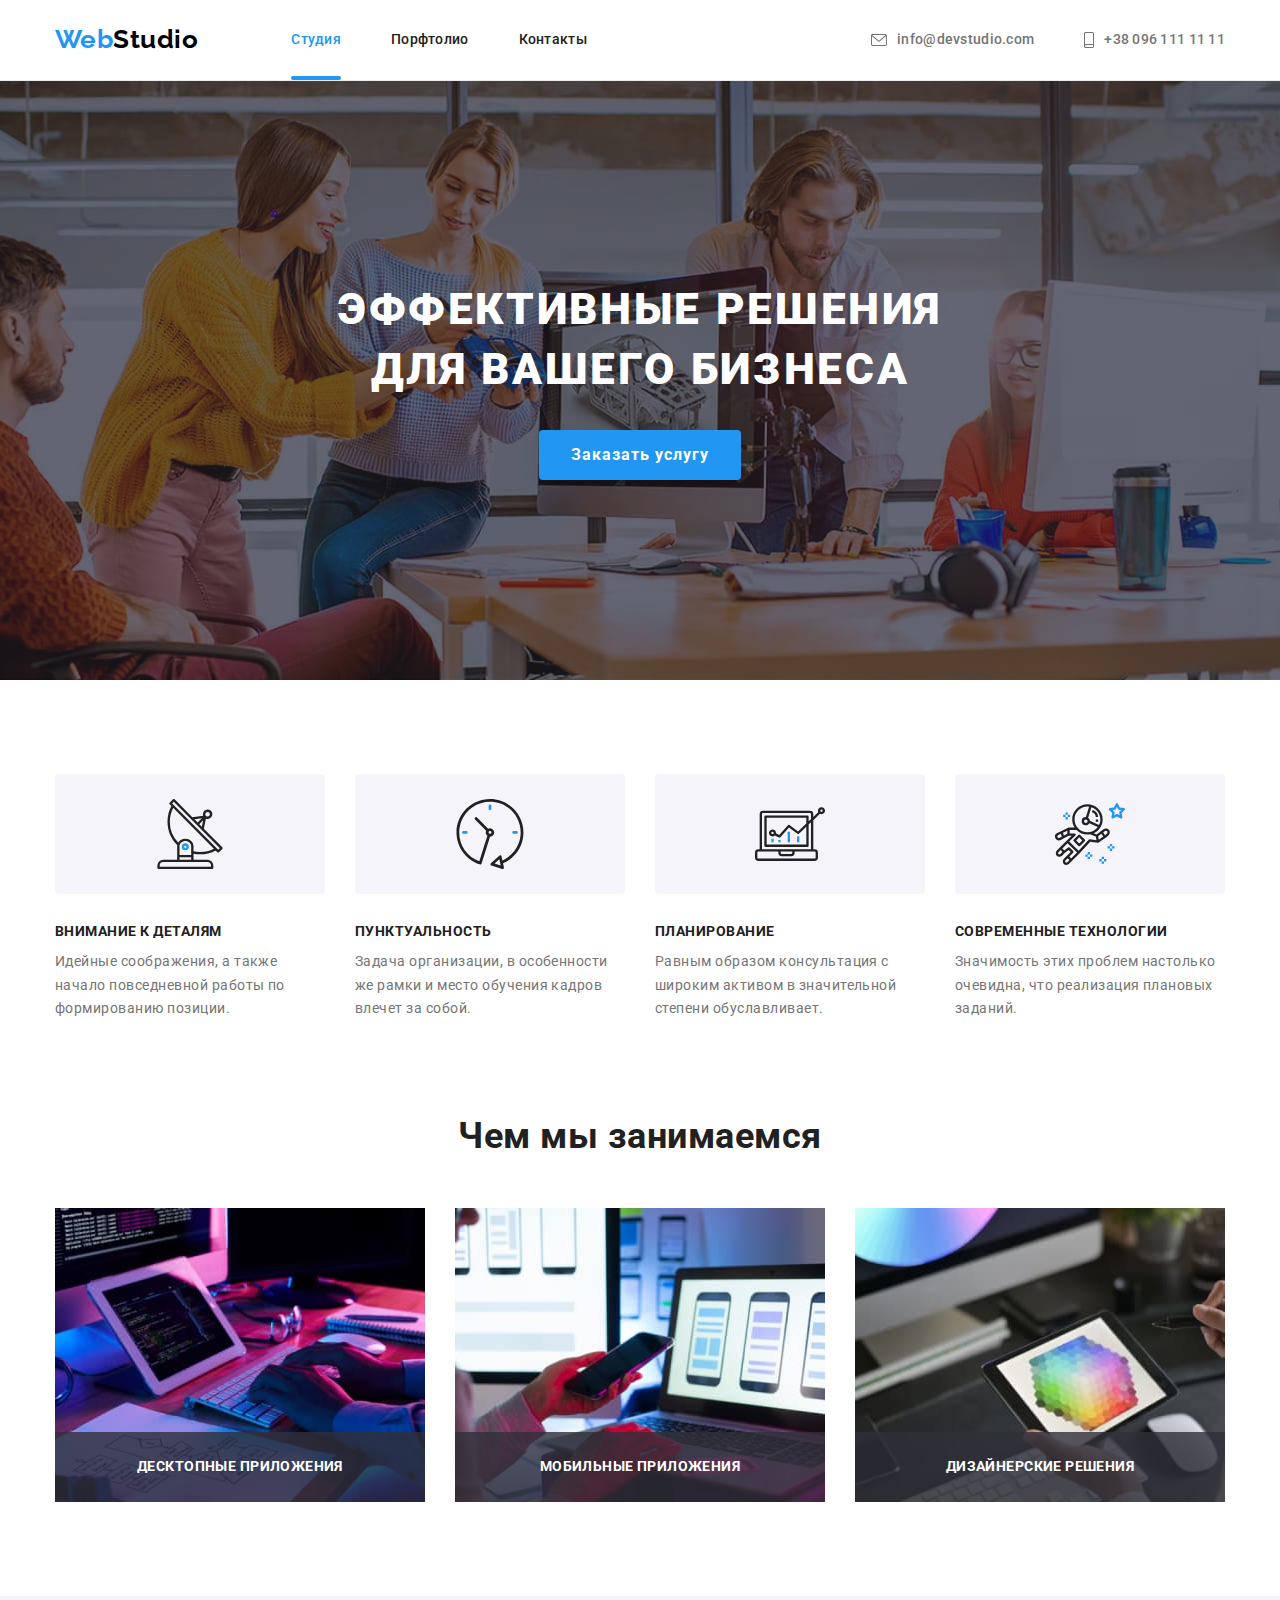
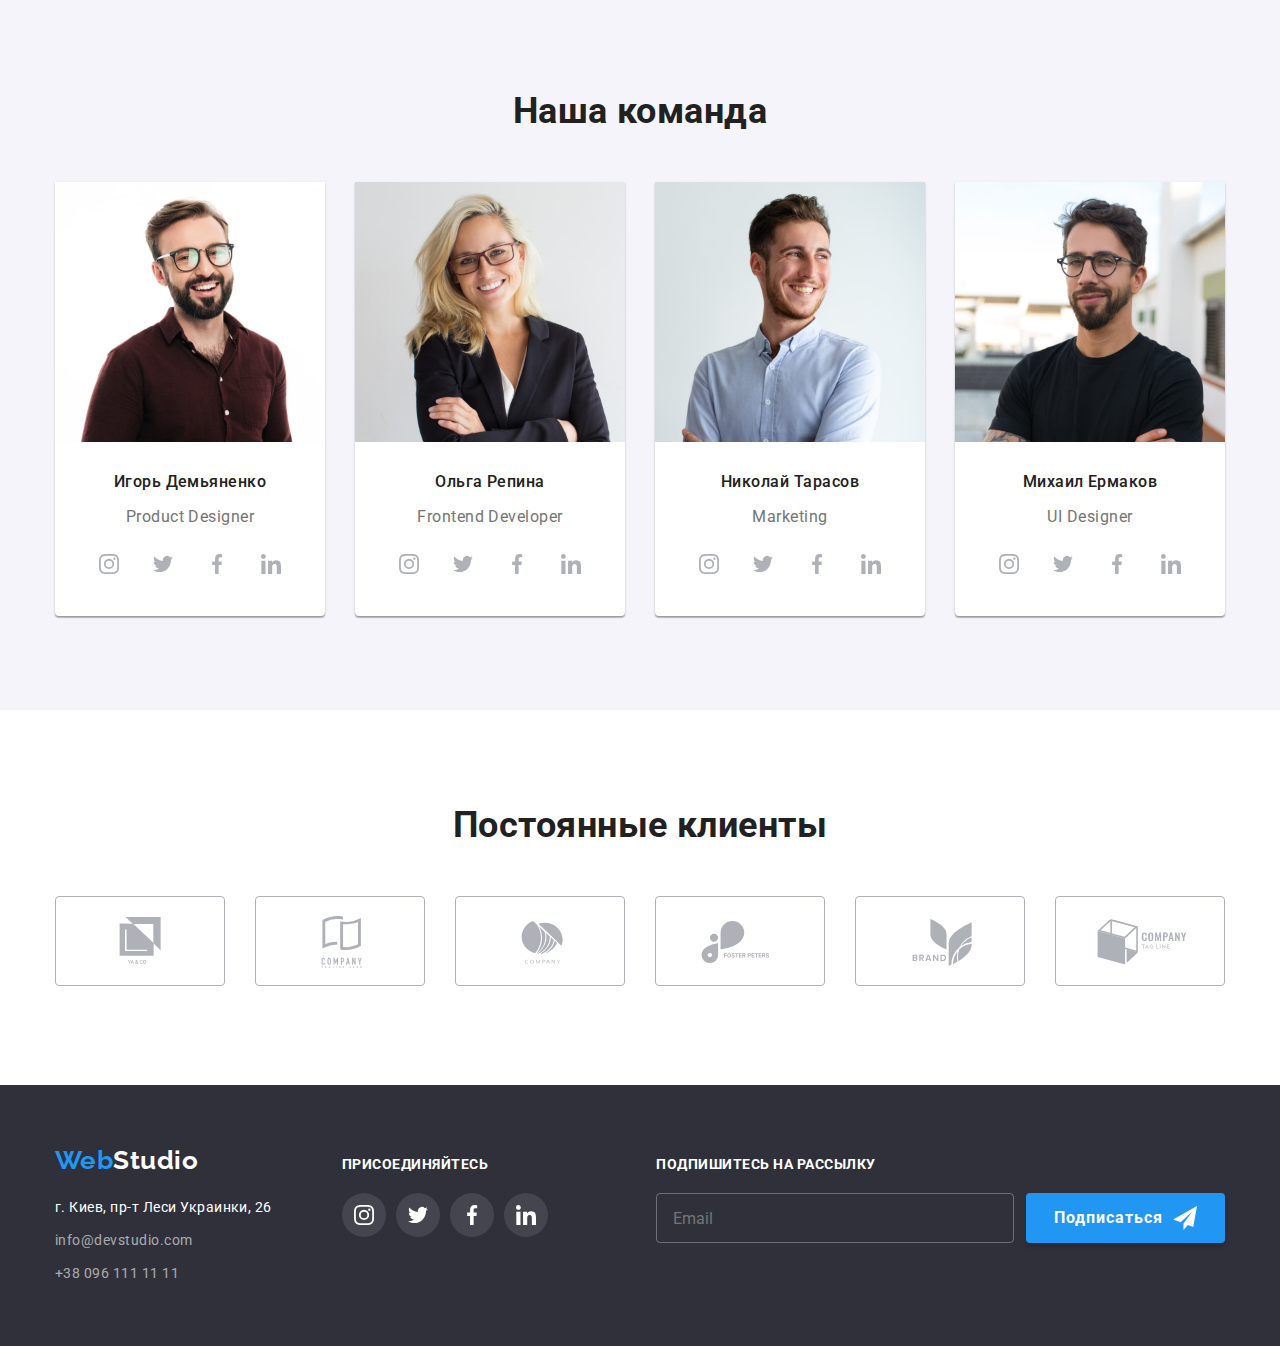
<file: index.html>
<!DOCTYPE html>
<html lang="ru">
<head>
    <meta charset="UTF-8">
    <meta name="viewport" content="width=device-width, initial-scale=1.0">
    <link href="https://fonts.googleapis.com/css2?family=Raleway:wght@700&family=Roboto:wght@400;500;700;900&display=swap"
        rel="stylesheet">
    <link rel="stylesheet" href="https://cdnjs.cloudflare.com/ajax/libs/modern-normalize/1.0.0/modern-normalize.min.css">
    <!-- <link rel="stylesheet" href="./css/styles.css"> -->
    <link rel="stylesheet" href="./css/main.min.css">
    <title>WebStudio</title>
</head>
<body>
        <!-- Голова -->

        <header class="header-line">
            <div class="container page-header">
                <nav class="page-header-nav">
                    <a href="./index.html" class="logo">Web<span class="logo_light-bg-color">Studio</span></a>
                    <ul class="site-nav list">
                        <li class="site-nav__item">
                            <a class="site-nav__link current" href="./index.html">Студия</a>
                        </li>
                        <li class="site-nav__item">
                            <a class="site-nav__link" href="./portfolio.html">Порфтолио</a>
                        </li>
                        <li class="site-nav__item">
                            <a class="site-nav__link" href="">Контакты</a>
                        </li>
                    </ul>
                </nav>
                <ul class="header-contacts list">
                    <li class="header-contacts__item">
                        <a class="header-contacts__link" href="mailto:info@devstudio.com">
                            <svg class="header-contacts__icon" width="16px" height="12px">
                                <use href="./images/sprite.svg#icon-mail"></use>
                            </svg>
                            info@devstudio.com
                        </a>
                    </li>
                    <li class="contacts-item">
                        <a class="header-contacts__link" href="tel:+380961111111">
                            <svg class="header-contacts__icon" width="10px" height="16px">
                                <use href="./images/sprite.svg#icon-smartphone"></use>
                            </svg>
                            +38 096 111 11 11
                        </a>
                    </li>
                </ul>
            </div>
        </header>
        <main>

        <!-- Герой -->

        <section class="hero">
            <div class="container">
                <h1 class="hero__title">Эффективные решения <br/> для вашего бизнеса</h1>
                <button class="btn primary" data-modal-open>Заказать услугу</button>
            </div>
        </section>

        <!-- Особенности -->

        <section class="section__features">
            <div class="container">
                <h2 class="section-title visually-hidden">Особенности и методы</h2>
                <ul class="features__list list">
                    <li class="features__item">
                        <div class="thumb">
                            <svg class="feature-icon" width="70px" height="70px">
                                <use href="./images/sprite.svg#icon-antenna"></use>
                            </svg>
                        </div>
                        <h3 class="features__title">Внимание к деталям</h3>
                        <p class="features__text">Идейные соображения, а также начало повседневной работы по формированию позиции.</p>
                    </li>
                
                    <li class="features__item">
                        <div class="thumb">
                            <svg class="feature-icon" width="70px" height="70px">
                                <use href="./images/sprite.svg#icon-clock"></use>
                            </svg>
                        </div>
                        <h3 class="features__title">Пунктуальность</h3>
                        <p class="features__text">Задача организации, в особенности же рамки и место обучения кадров влечет за собой.</p>
                    </li>
                
                    <li class="features__item">
                        <div class="thumb">
                            <svg class="feature-icon" width="70px" height="70px">
                                <use href="./images/sprite.svg#icon-diagram"></use>
                            </svg>
                        </div>
                        <h3 class="features__title">Планирование</h3>
                        <p class="features__text">Равным образом консультация с широким активом в значительной степени обуславливает.</p>
                    </li>
                
                    <li class="features__item">
                        <div class="thumb">
                            <svg class="feature-icon" width="70px" height="70px">
                                <use href="./images/sprite.svg#icon-astronaut"></use>
                            </svg>
                        </div>
                        <h3 class="features__title">Современные технологии</h3>
                        <p class="features__text">Значимость этих проблем настолько очевидна, что реализация плановых заданий.</p>
                    </li>
                </ul>
            </div>
        </section>

        <!-- Чем занимаемся -->
        
        <section class="section__duties">
            <div class="container">
                <h2 class="section-title">Чем мы занимаемся</h2>
                <ul class="duties__list list">
                    <li class="duties__item">
                        <img src="./images/img1.jpg" alt="Программирование" width="370">
                        <div class="duties__name">Десктопные приложения</div>
                    </li>
                    <li class="duties__item">
                        <img src="./images/img2.jpg" alt="Мобильные приложения" width="370">
                        <div class="duties__name">Мобильные приложения</div>
                    </li>
                    <li class="duties__item">
                        <img src="./images/img3.jpg" alt="Дизайнерские решения" width="370">
                        <div class="duties__name">Дизайнерские решения</div>
                    </li>
                </ul>
            </div>
        </section>

        <!-- Наша команда -->

        <section class="section__team">
            <div class="container">
                <h2 class="section-title">Наша команда</h2>
                <ul class="team__list list">
                    <li class="team__member">
                        <img src="./images/photo-igor.jpg" alt="Фото Игоря Демьяненко" width="270">
                        <div class="team__member-info">
                            <h3 class="team__member-name">Игорь Демьяненко</h3>
                            <p class="team__member-profession">Product Designer</p>
                        <ul class="social__list list">
                            <li class="social__item">
                                <a href="" aria-label="Instagram" class="social__link">
                                    <svg class="social__logo" width="20px" height="20px">
                                        <use href="./images/sprite.svg#icon-instagram"></use>
                                    </svg>
                                </a>
                            </li>
                            <li class="social__item">
                                <a href="" aria-label="Twitter" class="social__link">
                                    <svg class="social__logo" width="20px" height="20px">
                                        <use href="./images/sprite.svg#icon-twitter"></use>
                                    </svg>
                                </a>
                            </li>
                            <li class="social__item">
                                <a href="" aria-label="Facebook" class="social__link">
                                    <svg class="social__logo" width="20px" height="20px">
                                        <use href="./images/sprite.svg#icon-facebook"></use>
                                    </svg>
                                </a>
                            </li>
                            <li class="social__item">
                                <a href="" aria-label="LinkedIN" class="social__link">
                                    <svg class="social__logo" width="20px" height="20px">
                                        <use href="./images/sprite.svg#icon-linkedin"></use>
                                    </svg>
                                </a>
                            </li>
                        </ul>
                        </div>
                    </li>
                    <li class="team__member">
                        <img src="./images/photo-olga.jpg" alt="Фото Ольги Репиной" width="270">
                        <div class="team__member-info">
                            <h3 class="team__member-name">Ольга Репина</h3>
                            <p class="team__member-profession">Frontend Developer</p>
                        <ul class="social__list list">
                            <li class="social__item">
                                <a href="" aria-label="Instagram" class="social__link">
                                    <svg class="social__logo" width="20px" height="20px">
                                        <use href="./images/sprite.svg#icon-instagram"></use>
                                    </svg>
                                </a>
                            </li>
                            <li class="social__item">
                                <a href="" aria-label="Twitter" class="social__link">
                                    <svg class="social__logo" width="20px" height="20px">
                                        <use href="./images/sprite.svg#icon-twitter"></use>
                                    </svg>
                                </a>
                            </li>
                            <li class="social__item">
                                <a href="" aria-label="Facebook" class="social__link">
                                    <svg class="social__logo" width="20px" height="20px">
                                        <use href="./images/sprite.svg#icon-facebook"></use>
                                    </svg>
                                </a>
                            </li>
                            <li class="social__item">
                                <a href="" aria-label="LinkedIN" class="social__link">
                                    <svg class="social__logo" width="20px" height="20px">
                                        <use href="./images/sprite.svg#icon-linkedin"></use>
                                    </svg>
                                </a>
                            </li>
                        </ul>
                        </div>
                    </li>
                    <li class="team__member">
                        <img src="./images/photo-nikolaj.jpg" alt="Фото Николая Тарасова" width="270">
                        <div class="team__member-info">
                            <h3 class="team__member-name">Николай Тарасов</h3>
                            <p class="team__member-profession">Marketing</p>
                        <ul class="social__list list">
                            <li class="social__item">
                                <a href="" aria-label="Instagram" class="social__link">
                                    <svg class="social__logo" width="20px" height="20px">
                                        <use href="./images/sprite.svg#icon-instagram"></use>
                                    </svg>
                                </a>
                            </li>
                            <li class="social__item">
                                <a href="" aria-label="Twitter" class="social__link">
                                    <svg class="social__logo" width="20px" height="20px">
                                        <use href="./images/sprite.svg#icon-twitter"></use>
                                    </svg>
                                </a>
                            </li>
                            <li class="social__item">
                                <a href="" aria-label="Facebook" class="social__link">
                                    <svg class="social__logo" width="20px" height="20px">
                                        <use href="./images/sprite.svg#icon-facebook"></use>
                                    </svg>
                                </a>
                            </li>
                            <li class="social__item">
                                <a href="" aria-label="LinkedIN" class="social__link">
                                    <svg class="social__logo" width="20px" height="20px">
                                        <use href="./images/sprite.svg#icon-linkedin"></use>
                                    </svg>
                                </a>
                            </li>
                        </ul>
                        </div>
                    </li>
                    <li class="team__member">
                        <img src="./images/photo-mihail.jpg" alt="Фото Михаила Ермакова" width="270">
                        <div class="team__member-info">
                            <h3 class="team__member-name">Михаил Ермаков</h3>
                            <p class="team__member-profession">UI Designer</p>
                        <ul class="social__list list">
                            <li class="social__item">
                                <a href="" aria-label="Instagram" class="social__link">
                                    <svg class="social__logo" width="20px" height="20px">
                                        <use href="./images/sprite.svg#icon-instagram"></use>
                                    </svg>
                                </a>
                            </li>
                            <li class="social__item">
                                <a href="" aria-label="Twitter" class="social__link">
                                    <svg class="social__logo" width="20px" height="20px">
                                        <use href="./images/sprite.svg#icon-twitter"></use>
                                    </svg>
                                </a>
                            </li>
                            <li class="social__item">
                                <a href="" aria-label="Facebook" class="social__link">
                                    <svg class="social__logo" width="20px" height="20px">
                                        <use href="./images/sprite.svg#icon-facebook"></use>
                                    </svg>
                                </a>
                            </li>
                            <li class="social__item">
                                <a href="" aria-label="LinkedIN" class="social__link">
                                    <svg class="social__logo" width="20px" height="20px">
                                        <use href="./images/sprite.svg#icon-linkedin"></use>
                                    </svg>
                                </a>
                            </li>
                        </ul>
                        </div>
                    </li>
                </ul>
            </div>
        </section>
        <!-- Постоянные клиенты -->
        <section class="section__clients">
        <div class="container">
            <h2 class="section-title">Постоянные клиенты</h2>
            <ul class="client__list list">
                <li class="client__item">
                    <a href="" class="client__link">
                        <svg class="client__icon" width="170px" height="90px">
                            <use href="./images/sprite.svg#icon-Client1"></use>
                        </svg>
                    </a>
                </li>
                <li class="client__item">
                    <a href="" class="client__link">
                        <svg class="client__icon" width="170px" height="90px">
                            <use href="./images/sprite.svg#icon-Client2"></use>
                        </svg>
                    </a>
                </li>
                <li class="client__item">
                    <a href="" class="client__link">
                        <svg class="client__icon" width="170px" height="90px">
                            <use href="./images/sprite.svg#icon-Client3"></use>
                        </svg>
                    </a>
                </li>
                <li class="client__item">
                    <a href="" class="client__link">
                        <svg class="client__icon" width="170px" height="90px">
                            <use href="./images/sprite.svg#icon-Client4"></use>
                        </svg>
                    </a>
                </li>
                <li class="client__item">
                    <a href="" class="client__link">
                        <svg class="client__icon" width="170px" height="90px">
                            <use href="./images/sprite.svg#icon-Client5"></use>
                        </svg>
                    </a>
                </li>
                <li class="client__item">
                    <a href="" class="client__link">
                        <svg class="client__icon" width="170px" height="90px">
                            <use href="./images/sprite.svg#icon-Client6"></use>
                        </svg>
                    </a>
                </li>
            </ul>
        </div>
        </section>

        </main>

        <!-- Подвал -->

        <footer class="footer">
                <div class="container">
                    <div class="address-container">
                        <a href="./index.html" class="logo">Web<span class="logo_dark-bg-color">Studio</span></a>
                        <address class="footer-address">
                            <ul class="footer-contacts list">
                                <li class="footer-item"><a class="exact-address"
                                        href="https://www.google.com/maps/place/бул.+Леси+Украинки,+26,+Киев,+Украина,+02000/@50.4265841,30.5361971,17z/data=!3m1!4b1!4m5!3m4!1s0x40d4cf0e033ecbe9:0x57a4dffefec77da0!8m2!3d50.4265807!4d30.5383858"
                                        target="_blank" rel="noopener noreferrer">г. Киев, пр-т Леси Украинки, 26</a></li>
                                <li class="footer-item"><a class="footer-contact" href="mailto:info@devstudio.com">info@devstudio.com</a></li>
                                <li class="footer-item"><a class="footer-contact" href="tel:+380961111111">+38 096 111 11 11</a></li>
                            </ul>
                        </address>
                    </div>
                    <div class="subscribe-container">
                        <p>Присоединяйтесь</p>
                        <ul class="footer__social-list list">
                            <li class="social__item">
                                <a href="" aria-label="Instagram" class="social__link">
                                    <svg class="social__logo" width="20px" height="20px">
                                        <use href="./images/sprite.svg#icon-instagram"></use>
                                    </svg>
                                </a>
                            </li>
                            <li class="social__item">
                                <a href="" aria-label="Twitter" class="social__link">
                                    <svg class="social__logo" width="20px" height="20px">
                                        <use href="./images/sprite.svg#icon-twitter"></use>
                                    </svg>
                                </a>
                            </li>
                            <li class="social__item">
                                <a href="" aria-label="Facebook" class="social__link">
                                    <svg class="social__logo" width="20px" height="20px">
                                        <use href="./images/sprite.svg#icon-facebook"></use>
                                    </svg>
                                </a>
                            </li>
                            <li class="social__item">
                                <a href="" aria-label="LinkedIN" class="social__link">
                                    <svg class="social__logo" width="20px" height="20px">
                                        <use href="./images/sprite.svg#icon-linkedin"></use>
                                    </svg>
                                </a>
                            </li>
                        </ul>
                    </div>
                    <div class="subscribe-form">
                        <p>Подпишитесь на рассылку</p>
                            <form class="subscribe">
                                <input type="email" name="email" class="input-email" placeholder="Email" autocomplete="off">
                                <button type="submit" class="btn primary">
                                    Подписаться
                                    <svg class="send-icon" width="24px" height="24px">
                                        <use href="./images/sprite.svg#icon-send"></use>
                                    </svg>
                                </button>
                            </form>
                    </div>
                </div>
        </footer>
    <div class="backdrop is-hidden" data-modal>
        <div class="modal">
            <p class="modal-title">Оставьте свои данные, мы вам перезвоним</p>
            <button class="modal-close"   data-modal-close>
                <svg class="clients-icon" width="11px" height="11px">
                    <use href="./images/sprite.svg#icon-cross"></use>
                </svg>
            </button>
            <form class="form">
                <div class="form-field">
                    <label for="name" class="form-label">Имя</label>
                    <input type="text" name="name" id="name"   class="form-input" placeholder=" ">
                    <span class="icon">
                        <svg class="modal-icon" width="12px" height="12px">
                            <use href="./images/sprite.svg#icon-person"></use>
                        </svg>
                    </span>
                </div>
                <div class="form-field">
                    <label for="tel" class="form-label">Телефон</label>
                    <input type="tel" name="tel" id="tel" class="form-input" placeholder=" ">
                    <span class="icon">
                        <svg class="modal-icon" width="13px" height="13px">
                            <use href="./images/sprite.svg#icon-telephone"></use>
                        </svg>
                    </span>
                </div>
                <div class="form-field">
                    <label for="email" class="form-label">Почта</label>
                    <input type="email" name="email" id="email" class="form-input" placeholder=" ">
                    <span class="icon">
                        <svg class="modal-icon" width="15px" height="12px">
                            <use href="./images/sprite.svg#icon-email"></use>
                        </svg>
                    </span>
                </div>
                <div class="form-field">
                    <label for="your-comment" class="comment-label">Комментарий</label>
                    <textarea name="comment" id="your-comment" placeholder="Введите текст" class="comment-input"></textarea>
                </div>
                <div class="form-field">
                    <label class="policy-agreement">
                        <input type="checkbox" name="policy" class="checkbox">
                        <span class="policy-text">Соглашаюсь с рассылкой и принимаю<a href="" class="policy-link">Условия договора</a></span>
                    </label>
                </div>
                <button type="submit" class="btn primary">Отправить</button>
            </form>
        </div>
    </div>
    <!-- Скрипты -->
    <script src="./js/modal.js"></script>
</body>
</html>
</file>
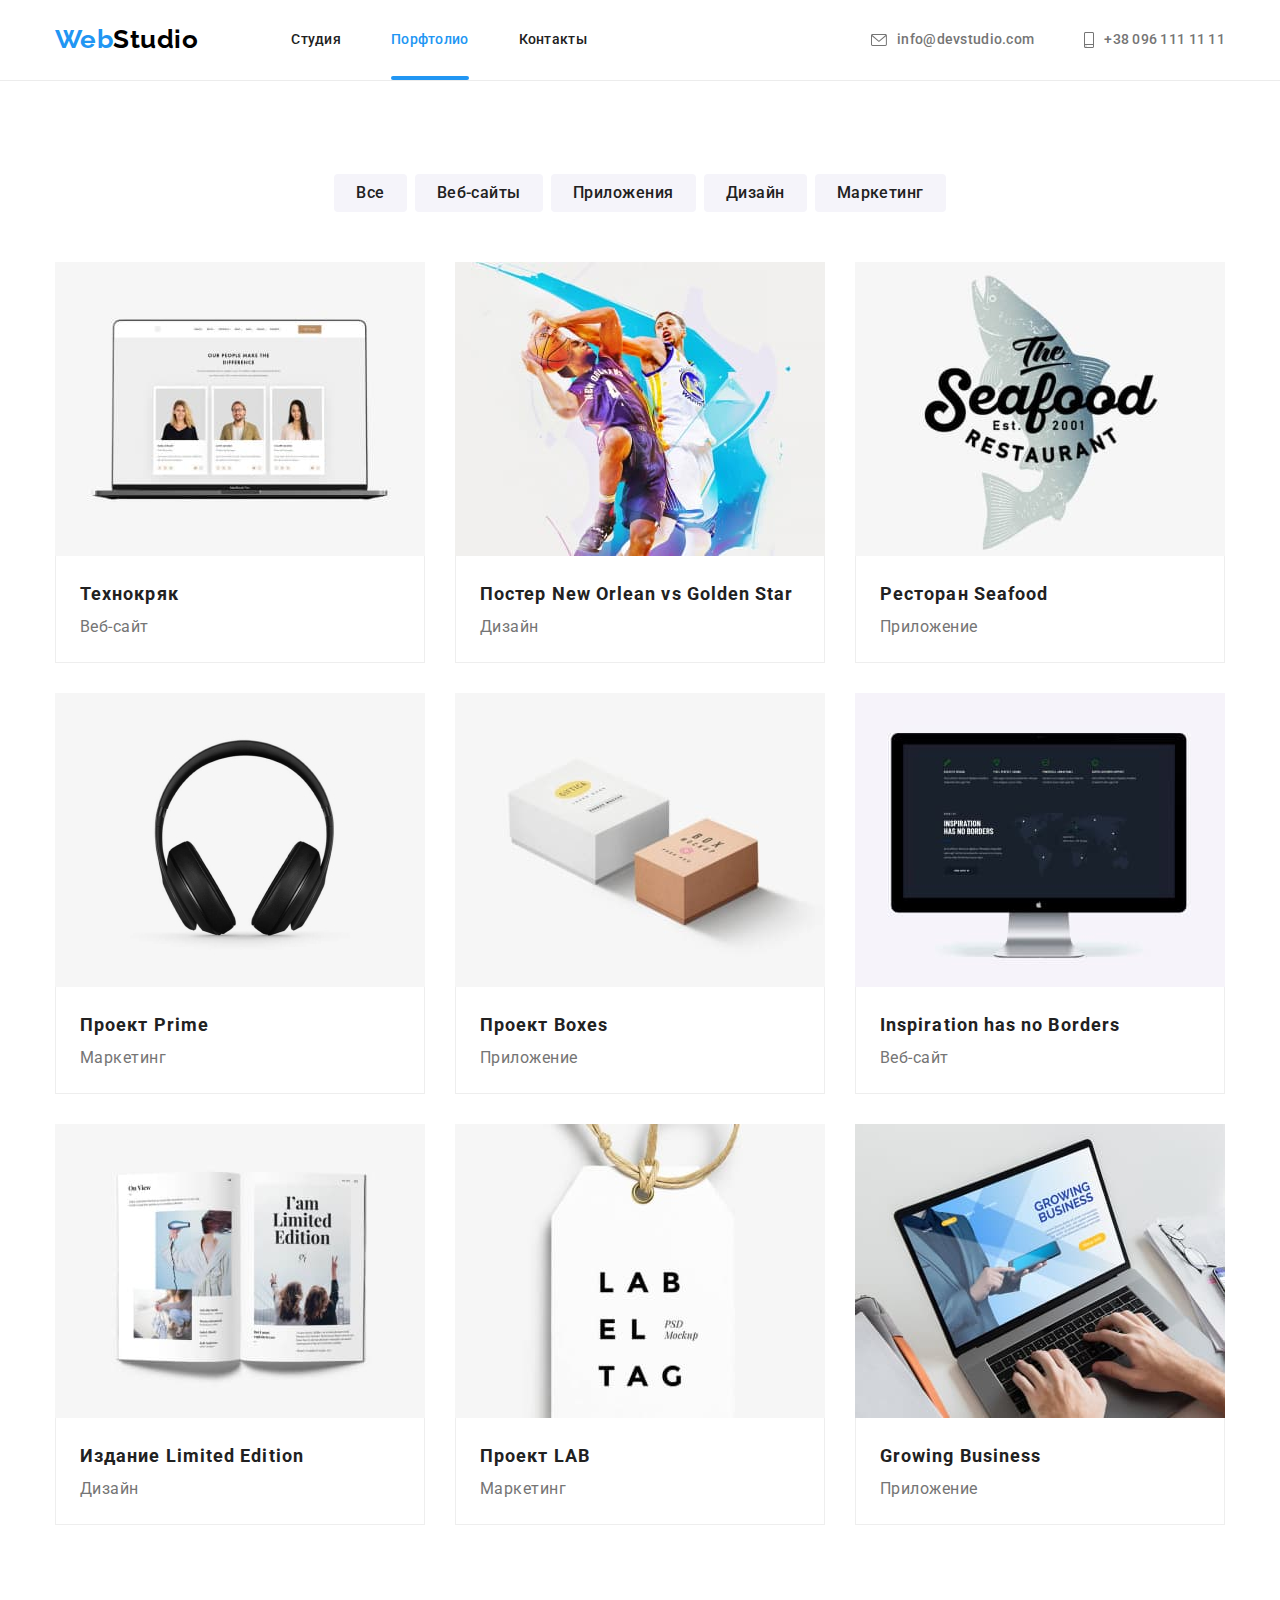
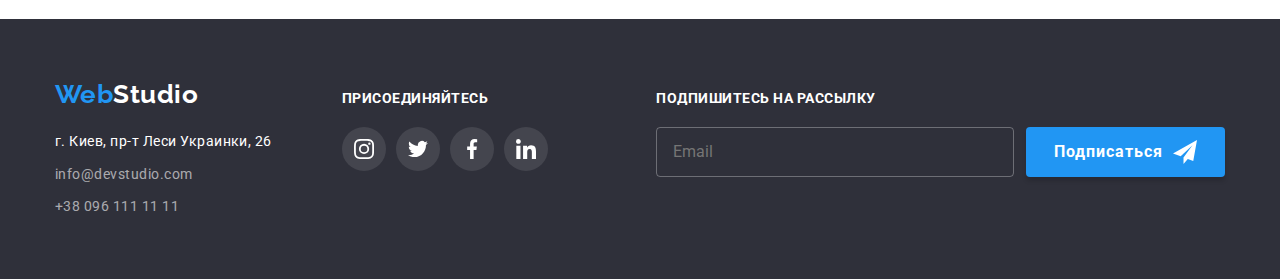
<file: portfolio.html>
<!DOCTYPE html>
<html lang="ru">
<head>
    <meta charset="UTF-8">
    <meta name="viewport" content="width=device-width, initial-scale=1.0">
    <link href="https://fonts.googleapis.com/css2?family=Raleway:wght@700&family=Roboto:wght@400;500;700;900&display=swap"
        rel="stylesheet">
    <link rel="stylesheet" href="https://cdnjs.cloudflare.com/ajax/libs/modern-normalize/1.0.0/modern-normalize.min.css">
    <link rel="stylesheet" href="./css/portfolio.min.css">
    <title>Portfolio</title>
</head>
<body>
    <!-- Голова -->
    
    <header class="header-line">
        <div class="container page-header">
            <nav class="page-header-nav">
                <a href="./index.html" class="logo">Web<span class="logo_light-bg-color">Studio</span></a>
                <ul class="site-nav list">
                    <li class="site-nav__item">
                        <a class="site-nav__link" href="./index.html">Студия</a>
                    </li>
                    <li class="site-nav__item">
                        <a class="site-nav__link current" href="./portfolio.html">Порфтолио</a>
                    </li>
                    <li class="site-nav__item">
                        <a class="site-nav__link" href="">Контакты</a>
                    </li>
                </ul>
            </nav>
            <ul class="header-contacts list">
                <li class="header-contacts__item">
                    <a class="header-contacts__link" href="mailto:info@devstudio.com">
                        <svg class="header-contacts__icon" width="16px" height="12px">
                            <use href="./images/sprite.svg#icon-mail"></use>
                        </svg>
                        info@devstudio.com
                    </a>
                </li>
                <li class="contacts-item">
                    <a class="header-contacts__link" href="tel:+380961111111">
                        <svg class="header-contacts__icon" width="10px" height="16px">
                            <use href="./images/sprite.svg#icon-smartphone"></use>
                        </svg>
                        +38 096 111 11 11
                    </a>
                </li>
            </ul>
        </div>
    </header>

    <main>
        <section class="section__portfolio">
            <div class="container">
                <h1 class="visually-hidden">Порфтолио</h1>
                <ul class="buttons list">
                    <li><button type="button" class="btn secondary">Все</button></li>
                    <li><button type="button" class="btn secondary">Веб-сайты</button></li>
                    <li><button type="button" class="btn secondary">Приложения</button></li>
                    <li><button type="button" class="btn secondary">Дизайн</button></li>
                    <li><button type="button" class="btn secondary">Маркетинг</button></li>
                </ul>
                <ul class="portfolio__list list">
                    <li class="portfolio__card">
                        <a href="" class="portfolio__link">
                            <div class="portfolio__thumb">
                                <img src="./images/notebook.jpg" alt="Ноутбук с открытым веб-сайтом" width="370">
                                <p class="portfolio__overlay">Технокряк это современная площадка распространения коронавируса. Компании
                                    используют эту платформу для цифрового
                                    шпионажа и атак на защищённые сервера конкурентов.</p>
                            </div>
                            <div class="portfolio__description">
                                <h2 class="portfolio__title">Технокряк</h2>
                                <p class="portfolio__text">Веб-сайт</p>
                            </div>
                        </a>
                    </li>
                    <li class="portfolio__card">
                        <a href="" class="portfolio__link">
                            <div class="portfolio__thumb">
                                <img src="./images/basketball.jpg" alt="Постер" width="370">
                                <p class="portfolio__overlay">Технокряк это современная площадка распространения коронавируса. Компании
                                    используют эту платформу для цифрового
                                    шпионажа и атак на защищённые сервера конкурентов.</p>
                            </div>
                            <div class="portfolio__description">
                                <h2 class="portfolio__title">Постер New Orlean vs Golden Star</h2>
                                <p class="portfolio__text">Дизайн</p>
                            </div>
                        </a>
                    </li>
                    <li class="portfolio__card">
                        <a href="" class="portfolio__link">
                            <div class="portfolio__thumb">
                                <img src="./images/seafood.jpg" alt="Логотип ресторана" width="370">
                                <p class="portfolio__overlay">Технокряк это современная площадка распространения коронавируса. Компании
                                    используют эту платформу для цифрового
                                    шпионажа и атак на защищённые сервера конкурентов.</p>
                            </div>
                            <div class="portfolio__description">
                                <h2 class="portfolio__title">Ресторан Seafood</h2>
                                <p class="portfolio__text">Приложение</p>
                            </div>
                        </a>
                    </li>
                    <li class="portfolio__card">
                        <a href="" class="portfolio__link">
                            <div class="portfolio__thumb">
                                <img src="./images/earphones.jpg" alt="Наушники" width="370">
                                <p class="portfolio__overlay">Технокряк это современная площадка распространения коронавируса. Компании
                                    используют эту платформу для цифрового
                                    шпионажа и атак на защищённые сервера конкурентов.</p>
                            </div>
                            <div class="portfolio__description">
                                <h2 class="portfolio__title">Проект Prime</h2>
                                <p class="portfolio__text">Маркетинг</p>
                            </div>
                        </a>
                    </li>
                    <li class="portfolio__card">
                        <a href="" class="portfolio__link">
                            <div class="portfolio__thumb">
                                <img src="./images/boxes.jpg" alt="Две коробки" width="370">
                                <p class="portfolio__overlay">Технокряк это современная площадка распространения коронавируса. Компании
                                    используют эту платформу для цифрового
                                    шпионажа и атак на защищённые сервера конкурентов.</p>
                            </div>
                            <div class="portfolio__description">
                                <h2 class="portfolio__title">Проект Boxes</h2>
                                <p class="portfolio__text">Приложение</p>
                            </div>
                        </a>
                    </li>
                    <li class="portfolio__card">
                        <a href="" class="portfolio__link">
                            <div class="portfolio__thumb">
                                <img src="./images/monitor.jpg" alt="Монитор с открытым веб-сайтом" width="370">
                                <p class="portfolio__overlay">Технокряк это современная площадка распространения коронавируса. Компании
                                    используют эту платформу для цифрового
                                    шпионажа и атак на защищённые сервера конкурентов.</p>
                            </div>
                            <div class="portfolio__description">
                                <h2 class="portfolio__title">Inspiration has no Borders</h2>
                                <p class="portfolio__text">Веб-сайт</p>
                            </div>
                        </a>
                    </li>
                    <li class="portfolio__card">
                        <a href="" class="portfolio__link">
                            <div class="portfolio__thumb">
                                <img src="./images/book.jpg" alt="Книга" width="370">
                                <p class="portfolio__overlay">Технокряк это современная площадка распространения коронавируса. Компании
                                    используют эту платформу для цифрового
                                    шпионажа и атак на защищённые сервера конкурентов.</p>
                            </div>
                            <div class="portfolio__description">
                                <h2 class="portfolio__title">Издание Limited Edition</h2>
                                <p class="portfolio__text">Дизайн</p>
                            </div>
                        </a>
                    </li>
                    <li class="portfolio__card">
                        <a href="" class="portfolio__link">
                            <div class="portfolio__thumb">
                                <img src="./images/labeltag.jpg" alt="Этикетка" width="370">
                                <p class="portfolio__overlay">Технокряк это современная площадка распространения коронавируса. Компании
                                    используют эту платформу для цифрового
                                    шпионажа и атак на защищённые сервера конкурентов.</p>
                            </div>
                            <div class="portfolio__description">
                                <h2 class="portfolio__title">Проект LAB</h2>
                                <p class="portfolio__text">Маркетинг</p>
                            </div>
                        </a>
                    </li>
                    <li class="portfolio__card">
                        <a href="" class="portfolio__link">
                            <div class="portfolio__thumb">
                                <img src="./images/buisness.jpg" alt="Ростущий бизнес" width="370">
                                <p class="portfolio__overlay">Технокряк это современная площадка распространения коронавируса. Компании
                                    используют эту платформу для цифрового
                                    шпионажа и атак на защищённые сервера конкурентов.</p>
                            </div>
                            <div class="portfolio__description">
                                <h2 class="portfolio__title">Growing Business</h2>
                                <p class="portfolio__text">Приложение</p>
                            </div>
                        </a>
                    </li>
                </ul>
            </div>
        </section>

    </main>
    <!-- Подвал -->
    
    <footer class="footer">
        <div class="container">
            <div class="address-container">
                <a href="./index.html" class="logo">Web<span class="logo_dark-bg-color">Studio</span></a>
                <address class="footer-address">
                    <ul class="footer-contacts list">
                        <li class="footer-item"><a class="exact-address"
                                href="https://www.google.com/maps/place/бул.+Леси+Украинки,+26,+Киев,+Украина,+02000/@50.4265841,30.5361971,17z/data=!3m1!4b1!4m5!3m4!1s0x40d4cf0e033ecbe9:0x57a4dffefec77da0!8m2!3d50.4265807!4d30.5383858"
                                target="_blank" rel="noopener noreferrer">г. Киев, пр-т Леси Украинки, 26</a></li>
                        <li class="footer-item"><a class="footer-contact"
                                href="mailto:info@devstudio.com">info@devstudio.com</a></li>
                        <li class="footer-item"><a class="footer-contact" href="tel:+380961111111">+38 096 111 11 11</a>
                        </li>
                    </ul>
                </address>
            </div>
            <div class="subscribe-container">
                <p>Присоединяйтесь</p>
                <ul class="footer__social-list list">
                    <li class="social__item">
                        <a href="" aria-label="Instagram" class="social__link">
                            <svg class="social__logo" width="20px" height="20px">
                                <use href="./images/sprite.svg#icon-instagram"></use>
                            </svg>
                        </a>
                    </li>
                    <li class="social__item">
                        <a href="" aria-label="Twitter" class="social__link">
                            <svg class="social__logo" width="20px" height="20px">
                                <use href="./images/sprite.svg#icon-twitter"></use>
                            </svg>
                        </a>
                    </li>
                    <li class="social__item">
                        <a href="" aria-label="Facebook" class="social__link">
                            <svg class="social__logo" width="20px" height="20px">
                                <use href="./images/sprite.svg#icon-facebook"></use>
                            </svg>
                        </a>
                    </li>
                    <li class="social__item">
                        <a href="" aria-label="LinkedIN" class="social__link">
                            <svg class="social__logo" width="20px" height="20px">
                                <use href="./images/sprite.svg#icon-linkedin"></use>
                            </svg>
                        </a>
                    </li>
                </ul>
            </div>
            <div class="subscribe-form">
                <p>Подпишитесь на рассылку</p>
                <form class="subscribe">
                    <input type="email" name="email" class="input-email" placeholder="Email" autocomplete="off">
                    <button type="submit" class="btn primary">
                        Подписаться
                        <svg class="send-icon" width="24px" height="24px">
                            <use href="./images/sprite.svg#icon-send"></use>
                        </svg>
                    </button>
                </form>
            </div>
        </div>
    </footer>
    
</body>
</html>
</file>
<file: css/main.min.css>
:root{--primary-text-color: #757575;--title-text-color: #212121;--accent-color: #2196f3;--white-color: #fff;--primary-background-color: #2f303a;--secondary-background-color: #f5f4fa;--logo-studio-header-color: #000000;--footer-studio-footer-color: #fff;--footer-contacts-color: rgb(255, 255, 255, 0.6);--standart-animation: cubic-bezier(0.4, 0, 0.2, 1)}.visually-hidden{position:absolute;width:1px;height:1px;margin:-1px;border:0;padding:0;clip:rect(0 0 0 0);overflow:hidden}body{background-color:var(--white-color);color:var(--primary-text-color);font-family:'Roboto', sans-serif;letter-spacing:0.03em;padding-top:80px}img{display:block;width:100%;height:auto}.list{list-style:none;padding:0;margin:0}.container{width:1200px;-webkit-box-align:center;-ms-flex-align:center;align-items:center;padding-left:15px;padding-right:15px;margin-left:auto;margin-right:auto}.logo{color:var(--accent-color);text-decoration:none;font-family:'Raleway', sans-serif;font-weight:700;font-size:26px;line-height:1.19}.page-header-nav .logo{padding-top:24px;padding-bottom:25px}.logo_light-bg-color{color:var(--logo-studio-header-color)}.logo_dark-bg-color{color:var(--footer-studio-footer-color)}.site-nav{display:-webkit-box;display:-ms-flexbox;display:flex;margin-left:93px}.site-nav__item:not(:last-child){margin-right:50px}.site-nav__link{position:relative;display:block;padding-top:32px;padding-bottom:32px;color:var(--title-text-color);text-decoration:none;font-weight:500;font-size:14px;line-height:1.14;letter-spacing:0.02em;-webkit-transition:color 250ms var(--standart-animation);transition:color 250ms var(--standart-animation)}.site-nav__link:hover,.site-nav__link:focus{color:var(--accent-color)}.site-nav__link.current{color:var(--accent-color)}.site-nav__link.current::after{content:'';display:block;position:absolute;left:0;bottom:0;height:4px;width:100%;background-color:var(--accent-color);border-radius:2px}.contacts-item{display:-webkit-box;display:-ms-flexbox;display:flex;-webkit-box-align:center;-ms-flex-align:center;align-items:center}.contacts-item .contacts-icon{margin-right:10px;fill:currentColor}.header-contacts{display:-webkit-box;display:-ms-flexbox;display:flex;margin-left:auto}.header-contacts__item{display:-webkit-box;display:-ms-flexbox;display:flex;-webkit-box-align:center;-ms-flex-align:center;align-items:center}.header-contacts__item:not(:last-child){margin-right:50px}.header-contacts__link{display:-webkit-inline-box;display:-ms-inline-flexbox;display:inline-flex;padding-top:32px;padding-bottom:32px;-webkit-box-align:center;-ms-flex-align:center;align-items:center;text-decoration:none;color:var(--primary-text-color);font-weight:500;font-size:14px;line-height:1.14;letter-spacing:0.02em;-webkit-transition:color 250ms var(--standart-animation);transition:color 250ms var(--standart-animation)}.header-contacts__link:hover,.header-contacts__link:focus{color:var(--accent-color);fill:var(--accent-color)}.header-contacts__icon{margin-right:10px;fill:currentColor}.section__features{padding-top:94px;padding-bottom:94px}.section__duties{padding-bottom:94px}.section__team{background-color:var(--secondary-background-color);padding-top:94px;padding-bottom:94px}.section__clients{padding-top:94px;padding-bottom:94px}.section__portfolio{padding-top:94px;padding-bottom:94px}.section-title{color:var(--title-text-color);font-size:36px;line-height:1.17;text-align:center;margin-bottom:50px;margin-top:0px}.social__list{display:-webkit-box;display:-ms-flexbox;display:flex;-webkit-box-align:center;-ms-flex-align:center;align-items:center;-webkit-box-pack:center;-ms-flex-pack:center;justify-content:center;margin-top:16px}.social__item:not(:last-child){margin-right:10px}.social__logo{fill:currentColor}.social__link{display:-webkit-box;display:-ms-flexbox;display:flex;width:44px;height:44px;-webkit-box-pack:center;-ms-flex-pack:center;justify-content:center;-webkit-box-align:center;-ms-flex-align:center;align-items:center;color:#afb1b8;border-radius:50%;background-color:transparent;-webkit-transition:color 250ms var(--standart-animation),background-color 250ms var(--standart-animation);transition:color 250ms var(--standart-animation),background-color 250ms var(--standart-animation)}.social__link:hover,.social__link:focus{color:#fff;background-color:var(--accent-color)}.footer__social-list{display:-webkit-box;display:-ms-flexbox;display:flex}.subscribe-container .social__link{color:#fff;background-color:rgba(255,255,255,0.1);border-radius:50%}.subscribe-container .social__link:hover,.subscribe-container .social__link:focus{background-color:var(--accent-color)}.btn{color:var(--title-text-color);background-color:var(--white-color);display:inline-block;font-family:inherit;cursor:pointer;-webkit-box-align:center;-ms-flex-align:center;align-items:center;text-align:center;border-radius:4px}.btn.primary{color:var(--white-color);background-color:var(--accent-color);font-weight:700;font-size:16px;line-height:1.87;letter-spacing:0.06em;height:50px;padding:10px 32px;-webkit-box-align:center;-ms-flex-align:center;align-items:center;-webkit-box-shadow:0px 4px 4px rgba(0,0,0,0.15);box-shadow:0px 4px 4px rgba(0,0,0,0.15);border:none;-webkit-transition:background-color 250ms var(--standart-animation);transition:background-color 250ms var(--standart-animation)}.btn.primary:hover,.btn.primary:focus{background-color:#188ce8}.btn.secondary{background-color:var(--secondary-background-color);height:38px;border-radius:4px;font-size:16px;font-weight:500;line-height:1.62;letter-spacing:0.03em;border:none;padding:6px 22px;-webkit-box-shadow:none;box-shadow:none;-webkit-transition:color 250ms var(--standart-animation),background-color 250ms var(--standart-animation),-webkit-box-shadow 250ms var(--standart-animation);transition:color 250ms var(--standart-animation),background-color 250ms var(--standart-animation),-webkit-box-shadow 250ms var(--standart-animation);transition:color 250ms var(--standart-animation),background-color 250ms var(--standart-animation),box-shadow 250ms var(--standart-animation);transition:color 250ms var(--standart-animation),background-color 250ms var(--standart-animation),box-shadow 250ms var(--standart-animation),-webkit-box-shadow 250ms var(--standart-animation)}.btn.secondary:hover,.btn.secondary:focus{color:var(--white-color);background-color:var(--accent-color);-webkit-box-shadow:0px 3px 1px rgba(0,0,0,0.1),0px 1px 2px rgba(0,0,0,0.08),0px 2px 2px rgba(0,0,0,0.12);box-shadow:0px 3px 1px rgba(0,0,0,0.1),0px 1px 2px rgba(0,0,0,0.08),0px 2px 2px rgba(0,0,0,0.12)}.backdrop{position:fixed;top:0;left:0;width:100%;height:100%;background-color:rgba(0,0,0,0.2);z-index:10;opacity:1;-webkit-transform:opacity 250ms var(--standart-animation);transform:opacity 250ms var(--standart-animation)}.backdrop.is-hidden{visibility:hidden;opacity:0;pointer-events:none;-webkit-transition:opacity 250ms var(--standart-animation),visibility 250ms var(--standart-animation);transition:opacity 250ms var(--standart-animation),visibility 250ms var(--standart-animation)}.backdrop.is-hidden .modal{-webkit-transform:translate(-50%, -50%) scale(0.7);transform:translate(-50%, -50%) scale(0.7)}.modal{position:absolute;top:50%;left:50%;z-index:10;opacity:1;-webkit-transform:translate(-50%, -50%) scale(1);transform:translate(-50%, -50%) scale(1);-webkit-transition:opacity 250ms var(--standart-animation),-webkit-transform 250ms var(--standart-animation);transition:opacity 250ms var(--standart-animation),-webkit-transform 250ms var(--standart-animation);transition:transform 250ms var(--standart-animation),opacity 250ms var(--standart-animation);transition:transform 250ms var(--standart-animation),opacity 250ms var(--standart-animation),-webkit-transform 250ms var(--standart-animation);width:528px;height:581px;background-color:#fff;padding:40px 41px;-webkit-box-pack:center;-ms-flex-pack:center;justify-content:center;text-align:center}.modal-close{position:absolute;top:8px;right:8px;height:30px;width:30px;border-radius:50%;border:1px solid rgba(0,0,0,0.1);background-color:var(--white-color);color:#000000;cursor:pointer;-webkit-transition:color 250ms var(--standart-animation);transition:color 250ms var(--standart-animation)}.modal-close:hover,.modal-close:focus{color:var(--accent-color)}.modal-title{display:block;text-align:center;padding:0;margin:0;margin-bottom:12px;font-size:20px;font-weight:700;line-height:1.17;color:var(--title-text-color)}.form-input{position:relative;width:100%;height:40px;padding:12px 0px 12px 42px;border:1px solid rgba(33,33,33,0.2);border-radius:4px;outline:none;-webkit-transition:border-color 250ms var(--standart-animation);transition:border-color 250ms var(--standart-animation)}.form-input:focus{border-color:var(--accent-color)}.form-input:focus ~ .icon{color:var(--accent-color)}.comment-input{position:relative;resize:none;width:100%;min-height:120px;padding:12px 16px;border:1px solid rgba(33,33,33,0.2);border-radius:4px;outline:none;-webkit-transition:border-color 250ms var(--standart-animation);transition:border-color 250ms var(--standart-animation);font-size:12px}.comment-input:focus{border-color:var(--accent-color)}.form-label{font-size:12px;display:block;text-align:left;margin-bottom:4px}.comment-label{font-size:12px;display:block;text-align:left;margin-bottom:4px;-webkit-transition:-webkit-transform 250ms var(--standart-animation);transition:-webkit-transform 250ms var(--standart-animation);transition:transform 250ms var(--standart-animation);transition:transform 250ms var(--standart-animation), -webkit-transform 250ms var(--standart-animation)}.form-field{display:-webkit-box;display:-ms-flexbox;display:flex;-webkit-box-orient:vertical;-webkit-box-direction:normal;-ms-flex-direction:column;flex-direction:column;width:100%;margin-bottom:10px;position:relative}.form-field:focus{color:var(--accent-color)}.policy-agreement{position:relative;display:-webkit-box;display:-ms-flexbox;display:flex;-webkit-box-align:center;-ms-flex-align:center;align-items:center;padding-left:36px;font-size:14px;font-weight:400;line-height:1.71;margin-top:10px}.icon{position:absolute;top:70%;left:16px;-webkit-transform:translateY(-50%);transform:translateY(-50%);color:var(--title-text-color);fill:currentColor}.checkbox{position:absolute;width:1px;height:1px;margin:-1px;border:0;padding:0;clip:rect(0 0 0 0);overflow:hidden}.policy-text::before{content:'';position:absolute;top:50%;left:13px;-webkit-transform:translateY(-50%);transform:translateY(-50%);display:inline-block;width:16px;height:15px;border:2px solid var(--title-text-color);border-radius:2px;background-color:transparent;-webkit-transition:all 250ms var(--standart-animation);transition:all 250ms var(--standart-animation)}.checkbox:checked ~ .policy-text::before{border-color:transparent;background-color:var(--accent-color);background-image:url(../images/check.svg);background-size:contain;background-origin:border-box}.checkbox:focus+.policy-text::before{outline:2px solid var(--accent-color)}.policy-link{display:inline-block;position:relative;color:var(--accent-color);margin-left:4px}.modal .btn.primary{margin-top:20px;width:200px;margin-left:auto;margin-right:auto}.header-line{position:fixed;width:100%;top:0;left:0;z-index:2;background-color:var(--white-color);border-bottom:1px solid #ececec}.page-header{display:-webkit-box;display:-ms-flexbox;display:flex;-webkit-box-align:center;-ms-flex-align:center;align-items:center}.page-header-nav{display:-webkit-box;display:-ms-flexbox;display:flex}.hero{background-color:rgba(47,48,58,0.4);background-image:-webkit-gradient(linear, left top, right top, from(rgba(47,48,58,0.4)), to(rgba(47,48,58,0.4))),url(../images/hero-background.jpg);background-image:linear-gradient(to right, rgba(47,48,58,0.4), rgba(47,48,58,0.4)),url(../images/hero-background.jpg);background-repeat:no-repeat;background-position:center;background-size:cover;text-align:center;max-width:1600px;margin-top:0;margin-left:auto;margin-right:auto;padding-top:200px;padding-bottom:200px}.hero__title{margin-top:0px;margin-bottom:30px;color:var(--white-color);text-transform:uppercase;font-weight:900;font-size:44px;line-height:1.36;letter-spacing:0.06em}.hero .btn.primary{text-decoration:none}.features__list{display:-webkit-box;display:-ms-flexbox;display:flex;-ms-flex-wrap:wrap;flex-wrap:wrap}.features__item{width:270px}.features__item .thumb{display:-webkit-box;display:-ms-flexbox;display:flex;height:120px;background-color:var(--secondary-background-color);margin-bottom:30px;border-radius:4px;-webkit-box-align:center;-ms-flex-align:center;align-items:center;-webkit-box-pack:center;-ms-flex-pack:center;justify-content:center}.features__item:not(:last-child){margin-right:30px}.features__title{color:var(--title-text-color);text-transform:uppercase;font-size:14px;line-height:1.14;margin-top:0px;margin-bottom:10px}.features__text{color:var(--primary-text-color);font-size:14px;line-height:1.71;margin-top:0px;margin-bottom:0px}.duties__list{display:-webkit-box;display:-ms-flexbox;display:flex}.duties__item{width:calc((100% - 60px) / 3);position:relative;display:block}.duties__item:not(:last-child){margin-right:30px}.duties__name{position:absolute;display:-webkit-box;display:-ms-flexbox;display:flex;height:70px;width:100%;background-color:rgba(47,48,58,0.8);left:50%;bottom:0;-webkit-transform:translate(-50%, 0);transform:translate(-50%, 0);-webkit-box-align:center;-ms-flex-align:center;align-items:center;-webkit-box-pack:center;-ms-flex-pack:center;justify-content:center;font-style:normal;font-weight:bold;font-size:14px;line-height:1.14;letter-spacing:0.03em;text-transform:uppercase;color:var(--white-color)}.team__list{display:-webkit-box;display:-ms-flexbox;display:flex}.team__member{background-color:var(--white-color);-webkit-box-shadow:0px 1px 3px rgba(0,0,0,0.12),0px 1px 1px rgba(0,0,0,0.14),0px 2px 1px rgba(0,0,0,0.2);box-shadow:0px 1px 3px rgba(0,0,0,0.12),0px 1px 1px rgba(0,0,0,0.14),0px 2px 1px rgba(0,0,0,0.2);border-radius:0px 0px 4px 4px;width:calc((100% - 90px) / 4)}.team__member:not(:last-child){margin-right:30px}.team__member-info{padding:30px 15px;text-align:center}.team__member-name{color:var(--title-text-color);font-size:16px;font-weight:500;line-height:1.19;margin:0px 0px 10px 0px}.team__member-profession{color:var(--primary-text-color);font-size:16px;line-height:1.19}.client__list{display:-webkit-box;display:-ms-flexbox;display:flex}.client__item{width:calc((100% - 150px) / 6)}.client__item:not(:last-child){margin-right:30px}.client__link{display:inline-block;width:170px;height:90px;border:1px solid #afb1b8;border-radius:4px;color:#afb1b8;-webkit-transition:color 250ms var(--standart-animation),border 250ms var(--standart-animation);transition:color 250ms var(--standart-animation),border 250ms var(--standart-animation)}.client__link:hover,.client__link:focus{border:1px solid #2196f3;color:#2196f3}.client__icon{fill:currentColor}.footer{background-color:var(--primary-background-color);color:rgba(255,255,255,0.6);text-decoration:none;padding-top:60px;padding-bottom:60px}.footer .container{display:-webkit-box;display:-ms-flexbox;display:flex;-webkit-box-align:baseline;-ms-flex-align:baseline;align-items:baseline}.footer-address{margin-top:20px}.footer-contacts{margin-top:9px}.footer .footer-item:not(:last-child){margin-bottom:9px}.footer .logo{margin-bottom:20px}.footer p{margin-top:0px;margin-bottom:20px;font-weight:700;font-size:14px;line-height:1.14;text-transform:uppercase;color:var(--white-color)}.footer .exact-address{color:var(--white-color);text-decoration:none;font-style:normal;font-size:14px;line-height:1.71}.footer .footer-contact{color:var(--footer-contacts-color);text-decoration:none;font-style:normal;font-size:14px;line-height:1.71}.subscribe-form{margin-left:auto}.subscribe-form .btn.primary{display:-webkit-box;display:-ms-flexbox;display:flex;-webkit-box-align:center;-ms-flex-align:center;align-items:center;-webkit-box-pack:center;-ms-flex-pack:center;justify-content:center;text-align:center;padding:10px 28px}.subscribe{display:-webkit-box;display:-ms-flexbox;display:flex;-webkit-box-align:center;-ms-flex-align:center;align-items:center}.subscribe-container{margin-left:70px}.input-email{display:inline-block;width:358px;height:50px;padding:15px 0px 15px 16px;margin-right:12px;background-color:transparent;border:1px solid rgba(255,255,255,0.3);border-radius:4px;color:white;outline:none}.input-email:focus{border-color:var(--accent-color)}.send-icon{display:-webkit-inline-box;display:-ms-inline-flexbox;display:inline-flex;fill:currentColor;-webkit-box-align:center;-ms-flex-align:center;align-items:center;margin-left:10px}
/*# sourceMappingURL=main.min.css.map */
</file>
<file: css/portfolio.min.css>
:root{--primary-text-color: #757575;--title-text-color: #212121;--accent-color: #2196f3;--white-color: #fff;--primary-background-color: #2f303a;--secondary-background-color: #f5f4fa;--logo-studio-header-color: #000000;--footer-studio-footer-color: #fff;--footer-contacts-color: rgb(255, 255, 255, 0.6);--standart-animation: cubic-bezier(0.4, 0, 0.2, 1)}.visually-hidden{position:absolute;width:1px;height:1px;margin:-1px;border:0;padding:0;clip:rect(0 0 0 0);overflow:hidden}body{background-color:var(--white-color);color:var(--primary-text-color);font-family:'Roboto', sans-serif;letter-spacing:0.03em;padding-top:80px}img{display:block;width:100%;height:auto}.list{list-style:none;padding:0;margin:0}.container{width:1200px;-webkit-box-align:center;-ms-flex-align:center;align-items:center;padding-left:15px;padding-right:15px;margin-left:auto;margin-right:auto}.logo{color:var(--accent-color);text-decoration:none;font-family:'Raleway', sans-serif;font-weight:700;font-size:26px;line-height:1.19}.page-header-nav .logo{padding-top:24px;padding-bottom:25px}.logo_light-bg-color{color:var(--logo-studio-header-color)}.logo_dark-bg-color{color:var(--footer-studio-footer-color)}.site-nav{display:-webkit-box;display:-ms-flexbox;display:flex;margin-left:93px}.site-nav__item:not(:last-child){margin-right:50px}.site-nav__link{position:relative;display:block;padding-top:32px;padding-bottom:32px;color:var(--title-text-color);text-decoration:none;font-weight:500;font-size:14px;line-height:1.14;letter-spacing:0.02em;-webkit-transition:color 250ms var(--standart-animation);transition:color 250ms var(--standart-animation)}.site-nav__link:hover,.site-nav__link:focus{color:var(--accent-color)}.site-nav__link.current{color:var(--accent-color)}.site-nav__link.current::after{content:'';display:block;position:absolute;left:0;bottom:0;height:4px;width:100%;background-color:var(--accent-color);border-radius:2px}.contacts-item{display:-webkit-box;display:-ms-flexbox;display:flex;-webkit-box-align:center;-ms-flex-align:center;align-items:center}.contacts-item .contacts-icon{margin-right:10px;fill:currentColor}.header-contacts{display:-webkit-box;display:-ms-flexbox;display:flex;margin-left:auto}.header-contacts__item{display:-webkit-box;display:-ms-flexbox;display:flex;-webkit-box-align:center;-ms-flex-align:center;align-items:center}.header-contacts__item:not(:last-child){margin-right:50px}.header-contacts__link{display:-webkit-inline-box;display:-ms-inline-flexbox;display:inline-flex;padding-top:32px;padding-bottom:32px;-webkit-box-align:center;-ms-flex-align:center;align-items:center;text-decoration:none;color:var(--primary-text-color);font-weight:500;font-size:14px;line-height:1.14;letter-spacing:0.02em;-webkit-transition:color 250ms var(--standart-animation);transition:color 250ms var(--standart-animation)}.header-contacts__link:hover,.header-contacts__link:focus{color:var(--accent-color);fill:var(--accent-color)}.header-contacts__icon{margin-right:10px;fill:currentColor}.btn{color:var(--title-text-color);background-color:var(--white-color);display:inline-block;font-family:inherit;cursor:pointer;-webkit-box-align:center;-ms-flex-align:center;align-items:center;text-align:center;border-radius:4px}.btn.primary{color:var(--white-color);background-color:var(--accent-color);font-weight:700;font-size:16px;line-height:1.87;letter-spacing:0.06em;height:50px;padding:10px 32px;-webkit-box-align:center;-ms-flex-align:center;align-items:center;-webkit-box-shadow:0px 4px 4px rgba(0,0,0,0.15);box-shadow:0px 4px 4px rgba(0,0,0,0.15);border:none;-webkit-transition:background-color 250ms var(--standart-animation);transition:background-color 250ms var(--standart-animation)}.btn.primary:hover,.btn.primary:focus{background-color:#188ce8}.btn.secondary{background-color:var(--secondary-background-color);height:38px;border-radius:4px;font-size:16px;font-weight:500;line-height:1.62;letter-spacing:0.03em;border:none;padding:6px 22px;-webkit-box-shadow:none;box-shadow:none;-webkit-transition:color 250ms var(--standart-animation),background-color 250ms var(--standart-animation),-webkit-box-shadow 250ms var(--standart-animation);transition:color 250ms var(--standart-animation),background-color 250ms var(--standart-animation),-webkit-box-shadow 250ms var(--standart-animation);transition:color 250ms var(--standart-animation),background-color 250ms var(--standart-animation),box-shadow 250ms var(--standart-animation);transition:color 250ms var(--standart-animation),background-color 250ms var(--standart-animation),box-shadow 250ms var(--standart-animation),-webkit-box-shadow 250ms var(--standart-animation)}.btn.secondary:hover,.btn.secondary:focus{color:var(--white-color);background-color:var(--accent-color);-webkit-box-shadow:0px 3px 1px rgba(0,0,0,0.1),0px 1px 2px rgba(0,0,0,0.08),0px 2px 2px rgba(0,0,0,0.12);box-shadow:0px 3px 1px rgba(0,0,0,0.1),0px 1px 2px rgba(0,0,0,0.08),0px 2px 2px rgba(0,0,0,0.12)}.buttons{display:-webkit-box;display:-ms-flexbox;display:flex;-webkit-box-pack:center;-ms-flex-pack:center;justify-content:center;margin-bottom:50px}.buttons li:not(:last-child){margin-right:8px}.portfolio__list{display:-webkit-box;display:-ms-flexbox;display:flex;-ms-flex-wrap:wrap;flex-wrap:wrap}.portfolio__card{width:calc((100% - 60px) / 3);margin-right:30px;margin-bottom:30px}.portfolio__card:nth-child(3n){margin-right:0px}.portfolio__card:nth-last-child(-n+3){margin-bottom:0px}.portfolio__card .portfolio__title,.portfolio__card .portfolio__text{margin:0px}.portfolio__card a{text-decoration:none}.portfolio__link{display:block;-webkit-transform:box-shadow 250ms var(--standart-animation);transform:box-shadow 250ms var(--standart-animation);-webkit-box-shadow:transparent;box-shadow:transparent}.portfolio__link:hover,.portfolio__link:focus{-webkit-box-shadow:0px 1px 1px rgba(0,0,0,0.12),0px 4px 4px rgba(0,0,0,0.06),1px 4px 6px rgba(0,0,0,0.16);box-shadow:0px 1px 1px rgba(0,0,0,0.12),0px 4px 4px rgba(0,0,0,0.06),1px 4px 6px rgba(0,0,0,0.16)}.portfolio__link:hover .portfolio__overlay,.portfolio__link:focus .portfolio__overlay{opacity:1;-webkit-transform:translateY(0);transform:translateY(0)}.portfolio__thumb{position:relative;overflow:hidden}.portfolio__overlay{position:absolute;left:0;top:0;width:100%;height:100%;background-color:rgba(33,150,243,0.9);padding:63px 24px;margin:0;text-decoration:none;color:var(--white-color);font-size:18px;line-height:1.56;font-weight:400;opacity:0;-webkit-transform:translateY(100%);transform:translateY(100%);-webkit-transition:opacity 250ms var(--standart-animation),-webkit-transform 250ms var(--standart-animation);transition:opacity 250ms var(--standart-animation),-webkit-transform 250ms var(--standart-animation);transition:transform 250ms var(--standart-animation),opacity 250ms var(--standart-animation);transition:transform 250ms var(--standart-animation),opacity 250ms var(--standart-animation),-webkit-transform 250ms var(--standart-animation)}.portfolio__description{padding:20px 24px;border-left:1px solid #eeeeee;border-bottom:1px solid #eeeeee;border-right:1px solid #eeeeee}.portfolio__title{color:var(--title-text-color);font-weight:700;font-size:18px;font-style:normal;line-height:2;letter-spacing:0.06em;margin-bottom:4px}.portfolio__text{color:var(--primary-text-color);font-weight:400;font-size:16px;line-height:1.87}.social__list{display:-webkit-box;display:-ms-flexbox;display:flex;-webkit-box-align:center;-ms-flex-align:center;align-items:center;-webkit-box-pack:center;-ms-flex-pack:center;justify-content:center;margin-top:16px}.social__item:not(:last-child){margin-right:10px}.social__logo{fill:currentColor}.social__link{display:-webkit-box;display:-ms-flexbox;display:flex;width:44px;height:44px;-webkit-box-pack:center;-ms-flex-pack:center;justify-content:center;-webkit-box-align:center;-ms-flex-align:center;align-items:center;color:#afb1b8;border-radius:50%;background-color:transparent;-webkit-transition:color 250ms var(--standart-animation),background-color 250ms var(--standart-animation);transition:color 250ms var(--standart-animation),background-color 250ms var(--standart-animation)}.social__link:hover,.social__link:focus{color:#fff;background-color:var(--accent-color)}.footer__social-list{display:-webkit-box;display:-ms-flexbox;display:flex}.subscribe-container .social__link{color:#fff;background-color:rgba(255,255,255,0.1);border-radius:50%}.subscribe-container .social__link:hover,.subscribe-container .social__link:focus{background-color:var(--accent-color)}.section__features{padding-top:94px;padding-bottom:94px}.section__duties{padding-bottom:94px}.section__team{background-color:var(--secondary-background-color);padding-top:94px;padding-bottom:94px}.section__clients{padding-top:94px;padding-bottom:94px}.section__portfolio{padding-top:94px;padding-bottom:94px}.header-line{position:fixed;width:100%;top:0;left:0;z-index:2;background-color:var(--white-color);border-bottom:1px solid #ececec}.page-header{display:-webkit-box;display:-ms-flexbox;display:flex;-webkit-box-align:center;-ms-flex-align:center;align-items:center}.page-header-nav{display:-webkit-box;display:-ms-flexbox;display:flex}.footer{background-color:var(--primary-background-color);color:rgba(255,255,255,0.6);text-decoration:none;padding-top:60px;padding-bottom:60px}.footer .container{display:-webkit-box;display:-ms-flexbox;display:flex;-webkit-box-align:baseline;-ms-flex-align:baseline;align-items:baseline}.footer-address{margin-top:20px}.footer-contacts{margin-top:9px}.footer .footer-item:not(:last-child){margin-bottom:9px}.footer .logo{margin-bottom:20px}.footer p{margin-top:0px;margin-bottom:20px;font-weight:700;font-size:14px;line-height:1.14;text-transform:uppercase;color:var(--white-color)}.footer .exact-address{color:var(--white-color);text-decoration:none;font-style:normal;font-size:14px;line-height:1.71}.footer .footer-contact{color:var(--footer-contacts-color);text-decoration:none;font-style:normal;font-size:14px;line-height:1.71}.subscribe-form{margin-left:auto}.subscribe-form .btn.primary{display:-webkit-box;display:-ms-flexbox;display:flex;-webkit-box-align:center;-ms-flex-align:center;align-items:center;-webkit-box-pack:center;-ms-flex-pack:center;justify-content:center;text-align:center;padding:10px 28px}.subscribe{display:-webkit-box;display:-ms-flexbox;display:flex;-webkit-box-align:center;-ms-flex-align:center;align-items:center}.subscribe-container{margin-left:70px}.input-email{display:inline-block;width:358px;height:50px;padding:15px 0px 15px 16px;margin-right:12px;background-color:transparent;border:1px solid rgba(255,255,255,0.3);border-radius:4px;color:white;outline:none}.input-email:focus{border-color:var(--accent-color)}.send-icon{display:-webkit-inline-box;display:-ms-inline-flexbox;display:inline-flex;fill:currentColor;-webkit-box-align:center;-ms-flex-align:center;align-items:center;margin-left:10px}
/*# sourceMappingURL=portfolio.min.css.map */
</file>
